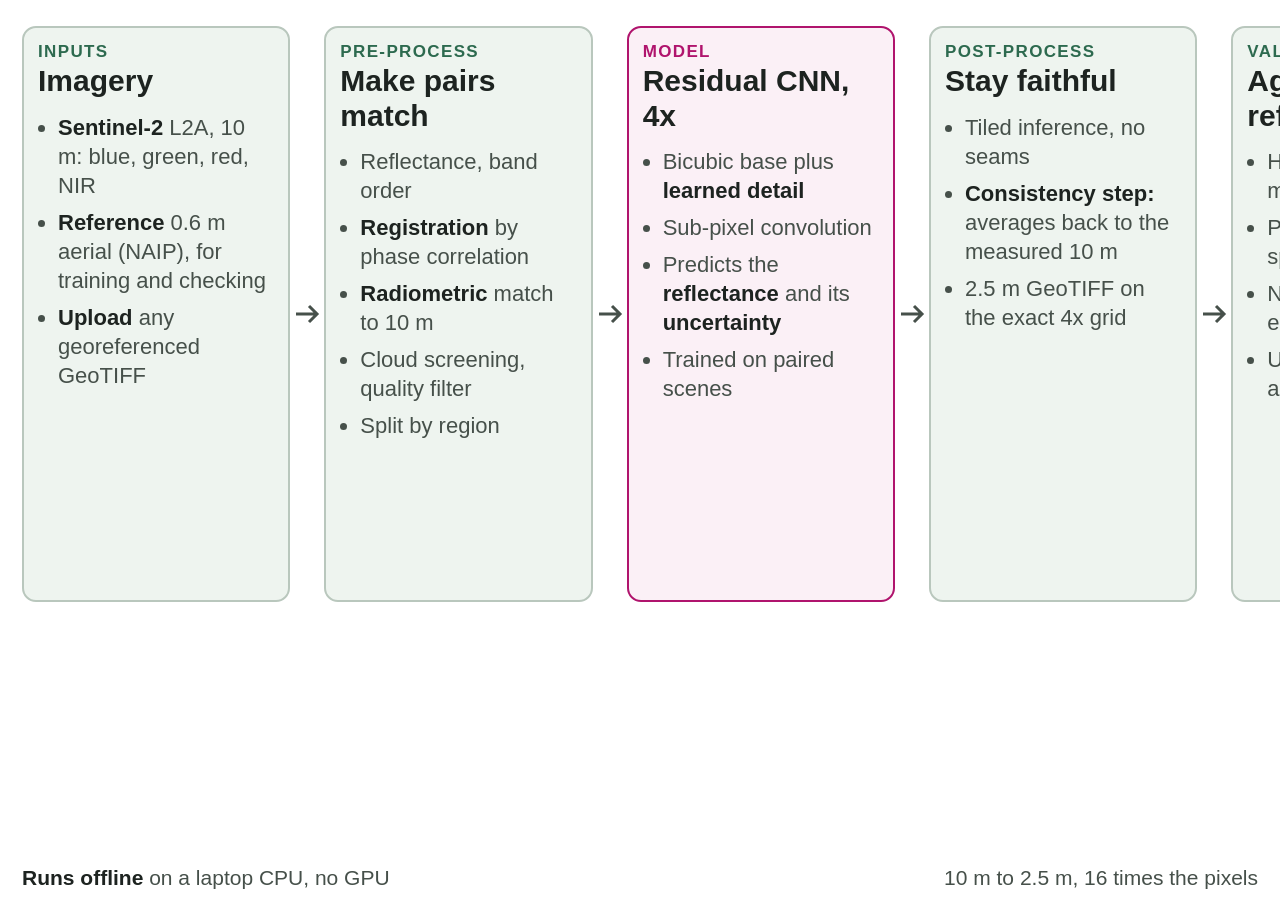
<file: docs/sr_architecture.html>
<!doctype html>
<html><head><meta charset="utf-8"><title>TideTrail SRM architecture</title>
<style>
  :root { --ink:#1d2320; --ink2:#46504a; --line:#b9c7bd; --col:#eef4ef; --head:#2d6a4f; --accent:#b0146d; --paper:#ffffff; }
  html, body { margin:0; background:var(--paper); }
  body { width:1824px; height:680px; font-family:"Segoe UI", Calibri, Arial, sans-serif; color:var(--ink); }
  .row { display:flex; align-items:stretch; gap:0; padding:26px 22px; height:628px; box-sizing:border-box; }
  .col { flex:1 1 0; background:var(--col); border:2px solid var(--line); border-radius:14px; padding:14px 14px 12px; display:flex; flex-direction:column; }
  .col.model { border-color:var(--accent); background:#fbf0f6; }
  .step { font:700 17px "Segoe UI", Arial; letter-spacing:.08em; color:var(--head); text-transform:uppercase; margin:0 0 2px; }
  .model .step { color:var(--accent); }
  h3 { margin:0 0 14px; font:700 30px "Segoe UI", Arial; line-height:1.15; }
  ul { margin:0; padding:0 0 0 20px; font-size:22px; line-height:1.32; color:var(--ink2); }
  li { margin:0 0 8px; }
  li b { color:var(--ink); font-weight:600; }
  .arrow { flex:0 0 34px; display:flex; align-items:center; justify-content:center; }
  .arrow svg { width:30px; height:30px; }
  .foot { position:absolute; left:22px; right:22px; bottom:10px; display:flex; justify-content:space-between; font-size:21px; color:var(--ink2); }
  .foot b { color:var(--ink); }
</style></head>
<body>
<div class="row">
  <div class="col"><p class="step">Inputs</p><h3>Imagery</h3><ul>
    <li><b>Sentinel-2</b> L2A, 10 m: blue, green, red, NIR</li>
    <li><b>Reference</b> 0.6 m aerial (NAIP), for training and checking</li>
    <li><b>Upload</b> any georeferenced GeoTIFF</li></ul></div>
  <div class="arrow"><svg viewBox="0 0 30 30"><path d="M4 15h20M17 7l8 8-8 8" fill="none" stroke="#46504a" stroke-width="3"/></svg></div>
  <div class="col"><p class="step">Pre-process</p><h3>Make pairs match</h3><ul>
    <li>Reflectance, band order</li>
    <li><b>Registration</b> by phase correlation</li>
    <li><b>Radiometric</b> match to 10 m</li>
    <li>Cloud screening, quality filter</li>
    <li>Split by region</li></ul></div>
  <div class="arrow"><svg viewBox="0 0 30 30"><path d="M4 15h20M17 7l8 8-8 8" fill="none" stroke="#46504a" stroke-width="3"/></svg></div>
  <div class="col model"><p class="step">Model</p><h3>Residual CNN, 4x</h3><ul>
    <li>Bicubic base plus <b>learned detail</b></li>
    <li>Sub-pixel convolution</li>
    <li>Predicts the <b>reflectance</b> and its <b>uncertainty</b></li>
    <li>Trained on paired scenes</li></ul></div>
  <div class="arrow"><svg viewBox="0 0 30 30"><path d="M4 15h20M17 7l8 8-8 8" fill="none" stroke="#46504a" stroke-width="3"/></svg></div>
  <div class="col"><p class="step">Post-process</p><h3>Stay faithful</h3><ul>
    <li>Tiled inference, no seams</li>
    <li><b>Consistency step:</b> averages back to the measured 10 m</li>
    <li>2.5 m GeoTIFF on the exact 4x grid</li></ul></div>
  <div class="arrow"><svg viewBox="0 0 30 30"><path d="M4 15h20M17 7l8 8-8 8" fill="none" stroke="#46504a" stroke-width="3"/></svg></div>
  <div class="col"><p class="step">Validate</p><h3>Against references</h3><ul>
    <li>Held-out regions, 2.5 m aerial</li>
    <li>PSNR, SSIM, spectral angle</li>
    <li>NDVI, water edges, edges</li>
    <li>Uncertainty checked against real error</li></ul></div>
  <div class="arrow"><svg viewBox="0 0 30 30"><path d="M4 15h20M17 7l8 8-8 8" fill="none" stroke="#46504a" stroke-width="3"/></svg></div>
  <div class="col"><p class="step">Output</p><h3>Console and API</h3><ul>
    <li>Swipe compare, 10 m and 2.5 m</li>
    <li>Uncertainty overlay</li>
    <li>Two GeoTIFFs, REST API</li></ul></div>
</div>
<div class="foot"><span><b>Runs offline</b> on a laptop CPU, no GPU</span><span>10 m to 2.5 m, 16 times the pixels</span></div>
</body></html>
</file>
